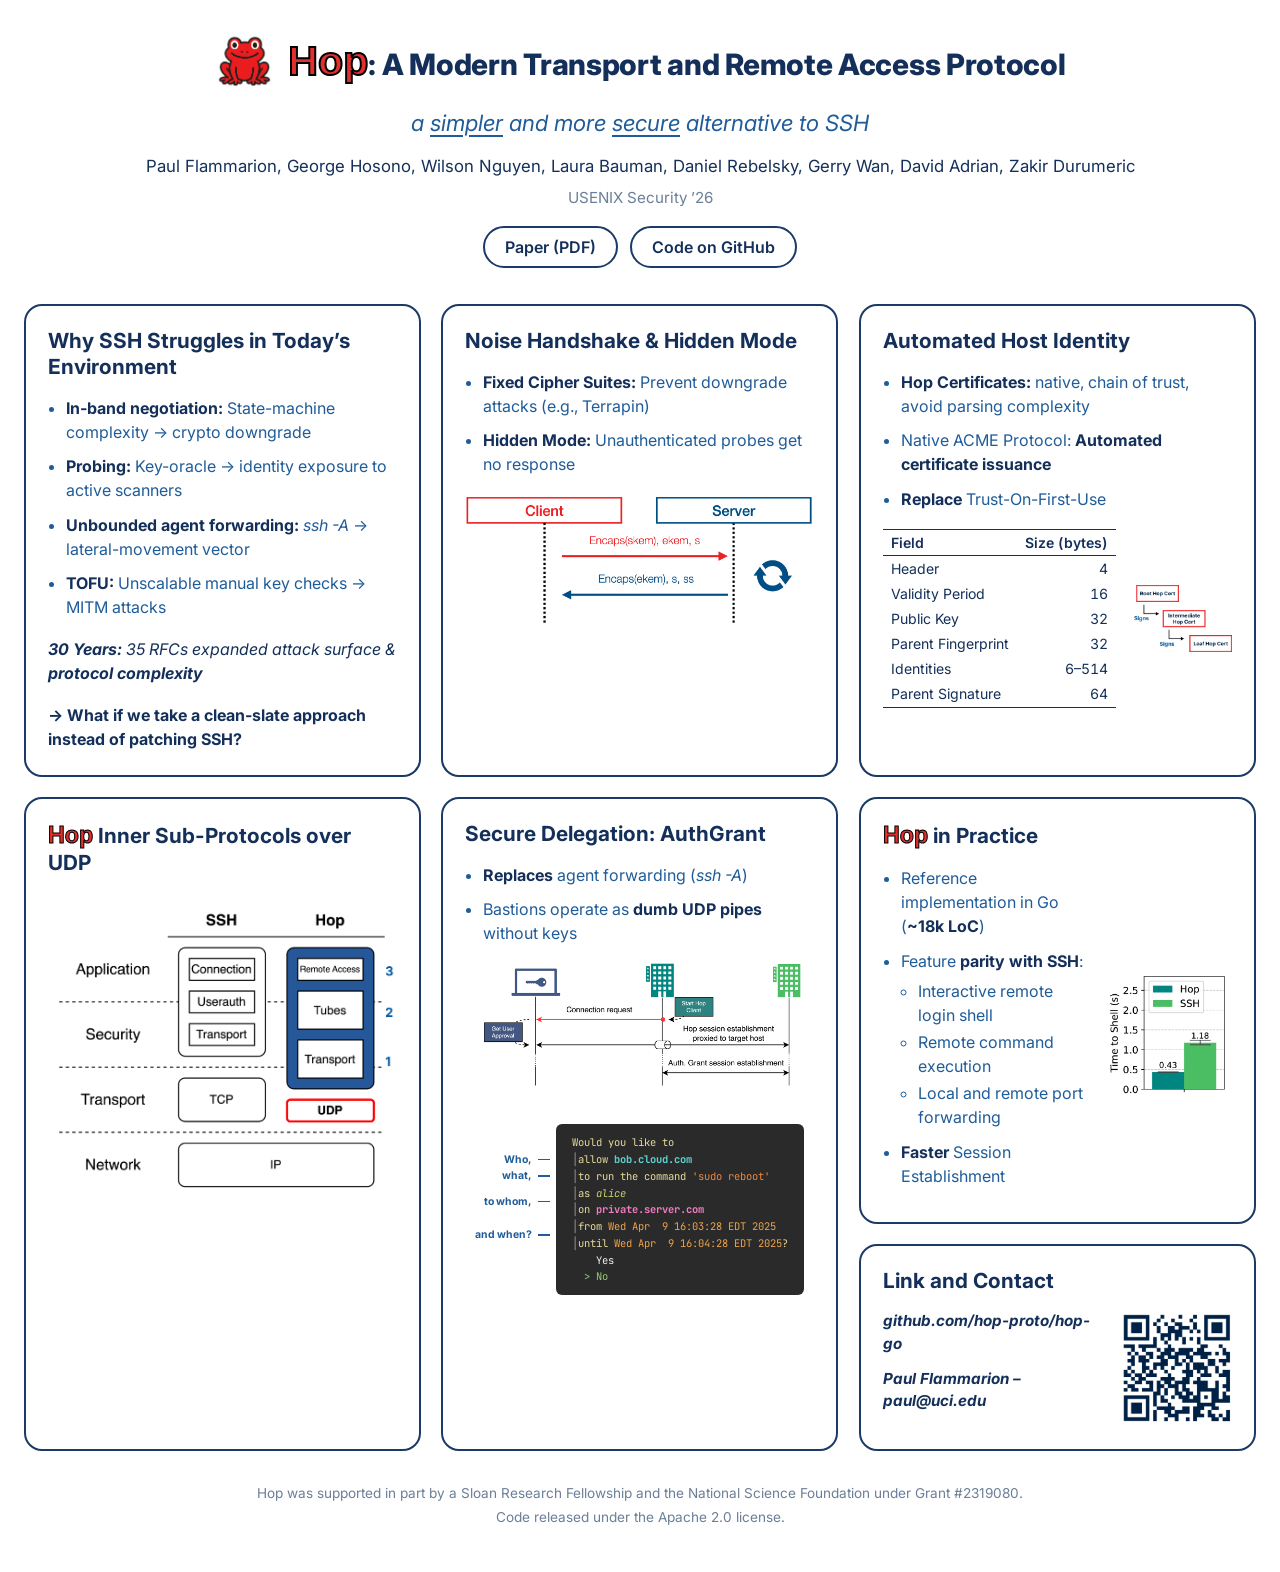
<file: site/index.html>
<!DOCTYPE html>
<html lang="en">
<head>
    <meta charset="utf-8">
    <meta name="viewport" content="width=device-width, initial-scale=1">
    <title>Hop: A Modern Transport and Remote Access Protocol</title>
    <meta name="description" content="Hop is a simpler and more secure alternative to SSH: a modern transport and remote access protocol.">
    <link rel="stylesheet" href="styles.css">
    <link rel="preconnect" href="https://fonts.googleapis.com">
    <link rel="preconnect" href="https://fonts.gstatic.com" crossorigin>
    <link href="https://fonts.googleapis.com/css2?family=Inter:ital,wght@0,400;0,600;0,700;0,800;1,400;1,700&family=JetBrains+Mono:ital,wght@0,400;0,700;1,400&display=swap" rel="stylesheet">
</head>
<body>
<div class="page">

    <header class="masthead">
        <div class="center">
            <h1 class="title">
                <img src="images/hop-frog.png" alt="" width="60" height="60">
                <span><span class="hop">Hop</span>: A Modern Transport and Remote Access Protocol</span>
            </h1>
            <p class="tagline">a <u>simpler</u> and more <u>secure</u> alternative to SSH</p>
            <p class="authors">Paul Flammarion, George Hosono, Wilson Nguyen, Laura Bauman, Daniel Rebelsky, Gerry Wan, David Adrian, Zakir Durumeric</p>
            <p class="venue">USENIX Security ’26</p>
            <nav class="buttons">
                <a href="https://paul.flammarion.eu/document/flammarion2026hop.pdf">Paper (PDF)</a>
                <a href="https://github.com/hop-proto/hop-go">Code on GitHub</a>
            </nav>
        </div>
    </header>

    <main class="grid">

        <!-- Row 1 -->
        <section class="card c-why">
            <h2>Why SSH Struggles in Today’s Environment</h2>
            <ul>
                <li><b>In-band negotiation:</b> State-machine complexity → crypto downgrade</li>
                <li><b>Probing:</b> Key-oracle → identity exposure to active scanners</li>
                <li><b>Unbounded agent forwarding:</b> <i>ssh -A</i> → lateral-movement vector</li>
                <li><b>TOFU:</b> Unscalable manual key checks → MITM attacks</li>
            </ul>
            <p class="note"><b>30 Years:</b> 35 RFCs expanded attack surface &amp; <b>protocol complexity</b></p>
            <p class="question">→ What if we take a clean-slate approach instead of patching SSH?</p>
        </section>

        <section class="card c-noise">
            <h2>Noise Handshake &amp; Hidden Mode</h2>
            <ul>
                <li><b>Fixed Cipher Suites:</b> Prevent downgrade attacks (e.g., Terrapin)</li>
                <li><b>Hidden Mode:</b> Unauthenticated probes get no response</li>
            </ul>
            <div class="figure">
                <img src="images/handshake.png" alt="Noise handshake: the client sends Encaps(skem), ekem, s and the server replies Encaps(ekem), s, ss">
            </div>
        </section>

        <section class="card c-identity">
            <h2>Automated Host Identity</h2>
            <ul>
                <li><b>Hop Certificates:</b> native, chain of trust, avoid parsing complexity</li>
                <li>Native ACME Protocol: <b>Automated certificate issuance</b></li>
                <li><b>Replace</b> Trust-On-First-Use</li>
            </ul>
            <div class="split cert-split">
                <table class="cert">
                    <thead><tr><th>Field</th><th>Size (bytes)</th></tr></thead>
                    <tbody>
                    <tr><td>Header</td><td>4</td></tr>
                    <tr><td>Validity Period</td><td>16</td></tr>
                    <tr><td>Public Key</td><td>32</td></tr>
                    <tr><td>Parent Fingerprint</td><td>32</td></tr>
                    <tr><td>Identities</td><td>6–514</td></tr>
                    <tr><td>Parent Signature</td><td>64</td></tr>
                    </tbody>
                </table>
                <div class="figure">
                    <img src="images/cert-chain.png" alt="Root Hop Cert signs Intermediate Hop Cert, which signs Leaf Hop Cert">
                </div>
            </div>
        </section>

        <!-- Row 2 -->
        <section class="card c-stack">
            <h2><span class="hop">Hop</span> Inner Sub-Protocols over UDP</h2>
            <div class="figure">
                <img src="images/protocol-stack.png" alt="Protocol stack: SSH runs Connection, Userauth and Transport over TCP; Hop runs Remote Access, Tubes and Transport over UDP">
            </div>
        </section>

        <section class="card c-authgrant">
            <h2>Secure Delegation: AuthGrant</h2>
            <ul>
                <li><b>Replaces</b> agent forwarding (<i>ssh -A</i>)</li>
                <li>Bastions operate as <b>dumb UDP pipes</b> without keys</li>
            </ul>
            <div class="figure">
                <img src="images/authgrant-flow.png" alt="AuthGrant flow between the client, the bastion and the target host">
            </div>
            <div class="prompt-wrap">
                <div class="prompt" aria-label="Example AuthGrant approval prompt">
                    <span class="lbl"></span><span class="ln">Would you like to</span>
                    <span class="lbl">Who,</span><span class="ln"><span class="bar">│</span>allow <b class="c-host">bob.cloud.com</b></span>
                    <span class="lbl">what,</span><span class="ln"><span class="bar">│</span>to run the command <span class="c-cmd">'sudo reboot'</span></span>
                    <span class="lbl two">to whom,</span><span class="ln"><span class="bar">│</span>as <i class="c-user">alice</i></span>
                    <span class="ln"><span class="bar">│</span>on <b class="c-target">private.server.com</b></span>
                    <span class="lbl two">and when?</span><span class="ln"><span class="bar">│</span>from <span class="c-time">Wed Apr  9 16:03:28 EDT 2025</span></span>
                    <span class="ln"><span class="bar">│</span>until <span class="c-time">Wed Apr  9 16:04:28 EDT 2025</span>?</span>
                    <span class="lbl"></span><span class="ln">    <span class="c-yes">Yes</span></span>
                    <span class="lbl"></span><span class="ln">  <span class="c-no">&gt; No</span></span>
                </div>
            </div>
        </section>

        <div class="stack">
            <section class="card c-practice">
                <h2><span class="hop">Hop</span> in Practice</h2>
                <div class="split practice">
                    <ul>
                        <li>Reference implementation in Go (<b>~18k LoC</b>)</li>
                        <li>Feature <b>parity with SSH</b>:
                            <ul>
                                <li>Interactive remote login shell</li>
                                <li>Remote command execution</li>
                                <li>Local and remote port forwarding</li>
                            </ul>
                        </li>
                        <li><b>Faster</b> Session Establishment</li>
                    </ul>
                    <div class="figure">
                        <img src="images/time-to-shell.png" alt="Time to shell: Hop 0.43 s, SSH 1.18 s">
                    </div>
                </div>
            </section>

            <section class="card c-contact">
                <h2>Link and Contact</h2>
                <div class="split contact">
                    <div>
                        <p><a href="https://github.com/hop-proto/hop-go">github.com/hop-proto/hop-go</a></p>
                        <p>Paul Flammarion – <a href="mailto:paul@uci.edu">paul@uci.edu</a></p>
                    </div>
                    <div class="figure">
                        <img src="images/qr.png" alt="QR code linking to github.com/hop-proto/hop-go">
                    </div>
                </div>
            </section>
        </div>

    </main>

    <footer class="foot">
        <p>Hop was supported in part by a Sloan Research Fellowship and the National Science Foundation under Grant #2319080.</p>
        <p>Code released under the Apache 2.0 license.</p>
    </footer>

</div>
</body>
</html>
</file>
<file: site/styles.css>
:root {
    --bg: #ffffff;
    --card: #ffffff;
    --navy: #14305a;      /* titles, headings, bold text */
    --blue: #1f5c99;      /* body text */
    --border: #1b3a66;    /* card outlines */
    --red: #e2302c;       /* Hop wordmark */
    --red-ink: #5a120f;   /* Hop wordmark outline */
    --muted: #6b7f99;
    --ph-bg: #f3f6fa;
    --ph-line: #9fb1c8;
    --term-bg: #2a2a2a;
    color-scheme: light;
}

* { box-sizing: border-box; }
body {
    margin: 0;
    background: var(--bg);
    color: var(--blue);
    font-family: "Inter", system-ui, -apple-system, "Segoe UI", Helvetica, Arial, sans-serif;
    font-size: 16px;
    line-height: 1.5;
}
a { color: inherit; }
a:focus-visible { outline: 2px solid var(--red); outline-offset: 3px; border-radius: 4px; }
.page { max-width: 1400px; margin: 0 auto; padding: 32px 24px 40px; }

.hop {
    color: var(--red);
    font-family: "Helvetica Neue", Helvetica, Arial, sans-serif; /* Keynote default */
    font-weight: 700;
    -webkit-text-stroke: 1px black;
}


.masthead { text-align: center; }
.title {
    margin: 0;
    display: flex;
    align-items: center;
    justify-content: center;
    gap: 14px;
    color: var(--navy);
    font-size: clamp(1.45rem, 2.3vw, 2.1rem);
    font-weight: 800;
    line-height: 1.15;
    letter-spacing: -0.01em;
}
.title .hop { font-size: 1.4em; letter-spacing: 0; -webkit-text-stroke: 2px black; }
.title > span:last-child { min-width: 0; }
.tagline {
    margin: 14px 0 0;
    font-size: clamp(1.1rem, 1.8vw, 1.4rem);
    font-style: italic;
    color: var(--blue);
}
.tagline u { text-underline-offset: 4px; text-decoration-thickness: 1.5px; }
.authors { margin: 14px 0 0; color: var(--navy); font-size: 1.05rem; }
.venue { margin: 8px 0 0; color: var(--muted); font-size: .95rem; }
.buttons { margin-top: 16px; display: flex; gap: 12px; justify-content: center; flex-wrap: wrap; }
.buttons a {
    border: 2px solid var(--border);
    border-radius: 999px;
    padding: 7px 20px;
    color: var(--navy);
    font-weight: 600;
    text-decoration: none;
    transition: background-color .15s, color .15s;
}
.buttons a:hover { background: var(--navy); color: var(--bg); }

.grid {
    display: grid;
    grid-template-columns: repeat(3, minmax(0, 1fr));
    gap: 20px;
    margin-top: 36px;
}
.stack { display: flex; flex-direction: column; gap: 20px; }
.stack > .card { flex: 1 1 auto; }
.card {
    container-type: inline-size;
    background: var(--card);
    border: 2px solid var(--border);
    border-radius: 18px;
    padding: 22px 22px 24px;
}
.card h2 {
    margin: 0 0 16px;
    color: var(--navy);
    font-size: 1.3rem;
    font-weight: 700;
    line-height: 1.25;
}
.card h2 .hop { font-size: 1.12em; }
.card ul { margin: 0; padding-left: 1.1em; }
.card li { margin: 0 0 .65em; }
.card li::marker { color: var(--blue); }
.card li ul { margin-top: .4em; list-style: circle; }
.card li ul li { margin-bottom: .2em; }
.card b { color: var(--navy); }
.note { margin: 18px 0 0; color: var(--navy); font-style: italic; }
.question { margin: 18px 0 0; color: var(--navy); font-weight: 700; }

.figure { margin: 18px 0 0; }
.figure img { display: block; max-width: 100%; height: auto; margin: 0 auto; }
.ph {
    display: flex;
    flex-direction: column;
    align-items: center;
    justify-content: center;
    gap: 2px;
    width: 100%;
    padding: 10px;
    background: var(--ph-bg);
    border: 1.5px dashed var(--ph-line);
    border-radius: 12px;
    color: var(--muted);
    font-size: .8rem;
    text-align: center;
}
.ph b { color: var(--navy); font-size: .88rem; font-weight: 600; }

.split { display: grid; grid-template-columns: 1.25fr 1fr; gap: 18px; align-items: center; margin-top: 18px; }
.split .figure { margin: 0; }
.split.cert-split { grid-template-columns: auto minmax(0, 1fr); }
.split.practice { grid-template-columns: 1fr 130px; margin-top: 0; }
.split.contact { grid-template-columns: 1fr 110px; margin-top: 0; }
@container (max-width: 330px) {
    .split, .split.cert-split, .split.practice, .split.contact { grid-template-columns: 1fr; }
    .split .figure { width: 100%; max-width: 200px; justify-self: center; }
}

.cert { width: 100%; border-collapse: collapse; color: var(--navy); font-size: .88rem; font-variant-numeric: tabular-nums; }
.cert th, .cert td { padding: 2px 8px; text-align: left; white-space: nowrap; }
.cert th { font-weight: 600; border-top: 1.5px solid var(--navy); border-bottom: 1px solid var(--navy); }
.cert th:last-child, .cert td:last-child { text-align: right; }
.cert tr:last-child td { border-bottom: 1.5px solid var(--navy); }

.prompt-wrap { margin-top: 18px; overflow-x: auto; }
.prompt {
    display: grid;
    grid-template-columns: max-content max-content;
    width: max-content;
    margin: 0 auto;
    font-size: clamp(.62rem, 3cqi, .82rem);
}
.prompt .lbl {
    grid-column: 1;
    display: flex;
    align-items: center;
    justify-content: flex-end;
    gap: 6px;
    padding-right: 6px;
    color: var(--blue);
    font-weight: 700;
}

.prompt .bar.end { background-position: center top; background-size: 1px calc(100% - 3px); }
.prompt .bar.start { background-position: center bottom; background-size: 1px calc(100% - 3px); }
.prompt .bar.start.end { background-position: center; background-size: 1px calc(100% - 6px); }


.prompt .lbl:not(:empty)::after { content: ""; width: 12px; height: 1.5px; background: currentColor; }
.prompt .ln {
    grid-column: 2;
    padding: 0 16px;
    background: var(--term-bg);
    color: #e8dc9a;
    font-family: "JetBrains Mono", ui-monospace, Menlo, Consolas, monospace;
    line-height: 1.6;
    white-space: pre;
}
.prompt .ln:nth-child(2) { padding-top: 10px; border-radius: 6px 6px 0 0; }
.prompt .ln:last-child { padding-bottom: 10px; border-radius: 0 0 6px 6px; }
.prompt .bar { color: #8a8a8a; }
.prompt .c-host { color: #5fd3d3; }
.prompt .c-cmd { color: #f0883e; }
.prompt .c-user { color: #c9d26a; }
.prompt .c-target { color: #f27cc2; }
.prompt .c-time { color: #f0a34a; }
.prompt .c-yes { color: #f2f2f2; }
.prompt .c-no { color: #8fd16e; }

.prompt .lbl.two { grid-row: span 2; }

.contact p { margin: 0 0 12px; color: var(--navy); font-size: .95rem; font-weight: 700; font-style: italic; overflow-wrap: anywhere; }
.contact a { text-decoration: none; }
.contact a:hover { text-decoration: underline; }

.foot { margin-top: 32px; text-align: center; color: var(--muted); font-size: .85rem; }
.foot p { margin: 4px 0; }


@media (max-width: 1240px) {
    .grid { grid-template-columns: repeat(2, minmax(0, 1fr)); }
    .c-why       { order: 1; }
    .c-stack     { order: 2; }
    .c-noise     { order: 3; }
    .c-authgrant { order: 4; }
    .c-identity  { order: 5; }
    .stack       { order: 6; }
    .c-practice  { order: 6; }
    .c-contact   { order: 7; }
}

@media (max-width: 760px) {
    .page { padding: 20px 16px 32px; }
    .grid { grid-template-columns: 1fr; }
    .stack { display: contents; }
}
</file>
